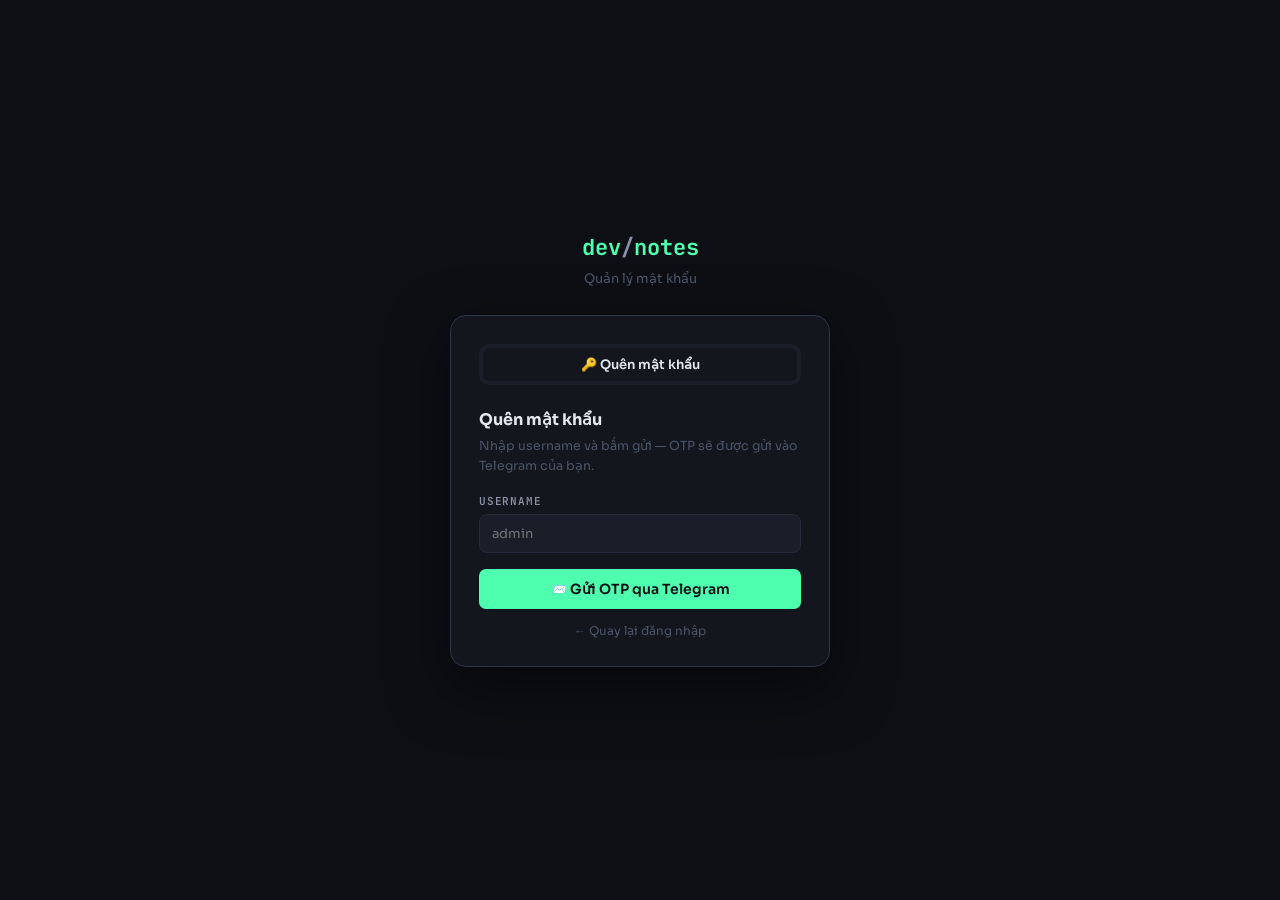
<file: templates/forgot.html>
<!DOCTYPE html>
<html lang="vi">
<head>
  <meta charset="UTF-8">
  <meta name="viewport" content="width=device-width, initial-scale=1.0">
  <title>DevNotes — Quản lý mật khẩu</title>
  <link rel="preconnect" href="https://fonts.googleapis.com">
  <link href="https://fonts.googleapis.com/css2?family=JetBrains+Mono:wght@400;600;700&family=Sora:wght@300;400;600;700&display=swap" rel="stylesheet">
  <link rel="stylesheet" href="/static/css/style.css">
  <style>
    body { display:flex; align-items:center; justify-content:center; min-height:100vh; }

    .auth-wrap { width:100%; max-width:420px; padding:20px; }
    .auth-logo { font-family:var(--mono); font-size:22px; font-weight:700; color:var(--accent); text-align:center; margin-bottom:8px; }
    .auth-logo span { color:var(--text2); }
    .auth-subtitle { text-align:center; color:var(--text3); font-size:13px; margin-bottom:28px; }

    .auth-card {
      background:var(--surface); border:1px solid var(--border2);
      border-radius:16px; padding:28px; box-shadow:0 20px 60px rgba(0,0,0,.5);
    }

    /* Tab switcher */
    .tab-row {
      display:flex; gap:4px; margin-bottom:24px;
      background:var(--surface2); border-radius:10px; padding:4px;
    }
    .tab-btn {
      flex:1; background:none; border:none; border-radius:7px;
      color:var(--text3); cursor:pointer; font-family:var(--sans);
      font-size:13px; padding:8px 4px; transition:all .2s;
    }
    .tab-btn.active { background:var(--surface); color:var(--text); font-weight:600; }

    /* Panels */
    .tab-panel { display:none; }
    .tab-panel.active { display:block; }

    .auth-title { font-size:16px; font-weight:700; margin-bottom:6px; color:var(--text); }
    .auth-desc  { font-size:12.5px; color:var(--text3); margin-bottom:18px; line-height:1.6; }

    .msg-error {
      background:rgba(255,107,107,.1); border:1px solid rgba(255,107,107,.3);
      border-radius:8px; padding:10px 14px; font-size:12.5px; color:var(--accent3);
      margin-bottom:14px; display:none;
    }
    .msg-success {
      background:rgba(79,255,176,.08); border:1px solid rgba(79,255,176,.25);
      border-radius:8px; padding:10px 14px; font-size:12.5px; color:var(--accent);
      margin-bottom:14px; display:none;
    }

    /* OTP steps */
    .step { display:none; }
    .step.active { display:block; }

    .tg-hint {
      display:flex; align-items:center; gap:10px;
      background:var(--surface2); border:1px solid var(--border);
      border-radius:10px; padding:12px 14px; margin-bottom:18px;
      font-size:12.5px; color:var(--text2); line-height:1.5;
    }
    .tg-hint-icon { font-size:20px; flex-shrink:0; }

    .btn-full { width:100%; justify-content:center; padding:11px; font-size:14px; }

    .back-link {
      display:block; text-align:center; margin-top:14px;
      font-size:12px; color:var(--text3); text-decoration:none;
    }
    .back-link:hover { color:var(--accent2); }

    .pw-wrap { position:relative; }
    .pw-wrap .form-input { padding-right:40px; }
    .pw-toggle {
      position:absolute; right:10px; top:50%; transform:translateY(-50%);
      background:none; border:none; color:var(--text3); cursor:pointer;
      font-size:15px; padding:4px;
    }
    .pw-toggle:hover { color:var(--text2); }

    .resend-row { text-align:center; margin-top:10px; font-size:12px; color:var(--text3); }
    .resend-btn {
      background:none; border:none; color:var(--accent2); cursor:pointer;
      font-size:12px; font-family:var(--sans); text-decoration:underline; padding:0;
    }
    .resend-btn:disabled { color:var(--text3); text-decoration:none; cursor:default; }

    .pw-hint {
      font-size:11.5px; color:var(--text3); margin-top:6px; line-height:1.5;
    }
  </style>
</head>
<body>
<div class="auth-wrap">
  <div class="auth-logo">dev<span>/</span>notes</div>
  <div class="auth-subtitle">Quản lý mật khẩu</div>

  <div class="auth-card">

    <!-- Tab switcher -->
    <div class="tab-row">
      <button class="tab-btn active" data-tab="change">🔒 Đổi mật khẩu</button>
      <button class="tab-btn"        data-tab="reset">🔑 Quên mật khẩu</button>
    </div>

    <!-- ══════════════════════════════════
         TAB 1: Đổi mật khẩu (cần đăng nhập + mật khẩu cũ)
    ════════════════════════════════════ -->
    <div class="tab-panel active" id="tab-change">
      <div class="auth-title">Đổi mật khẩu</div>
      <div class="auth-desc">Cần nhập đúng mật khẩu hiện tại để xác nhận.</div>

      <div class="msg-error"   id="chgError"></div>
      <div class="msg-success" id="chgSuccess"></div>

      <div class="form-group">
        <label class="form-label">Mật khẩu hiện tại</label>
        <div class="pw-wrap">
          <input type="password" class="form-input" id="chgOldPw" placeholder="Nhập mật khẩu cũ">
          <button class="pw-toggle" type="button" data-toggle="chgOldPw">👁</button>
        </div>
      </div>

      <div class="form-group">
        <label class="form-label">Mật khẩu mới</label>
        <div class="pw-wrap">
          <input type="password" class="form-input" id="chgNewPw" placeholder="Tối thiểu 8 ký tự">
          <button class="pw-toggle" type="button" data-toggle="chgNewPw">👁</button>
        </div>
        <div class="pw-hint">Yêu cầu: chữ hoa, chữ thường, số và ký tự đặc biệt (!@#$%...)</div>
      </div>

      <div class="form-group">
        <label class="form-label">Xác nhận mật khẩu mới</label>
        <input type="password" class="form-input" id="chgConfirm" placeholder="Nhập lại mật khẩu mới">
      </div>

      <button class="btn btn-accent btn-full" id="btnChange">🔐 Đổi mật khẩu</button>
      <a href="/" class="back-link">← Quay lại trang chính</a>
    </div>

    <!-- ══════════════════════════════════
         TAB 2: Quên mật khẩu (OTP qua Telegram)
    ════════════════════════════════════ -->
    <div class="tab-panel" id="tab-reset">

      <!-- Step 1: Nhập username, gửi OTP -->
      <div class="step active" id="rst-step1">
        <div class="auth-title">Quên mật khẩu</div>
        <div class="auth-desc">Nhập username và bấm gửi — OTP sẽ được gửi vào Telegram của bạn.</div>

        <div class="msg-error" id="rstError1"></div>

        <div class="form-group">
          <label class="form-label">Username</label>
          <input type="text" class="form-input" id="rstUsername"
                 placeholder="admin" autocomplete="username">
        </div>

        <button class="btn btn-accent btn-full" id="btnSendOtp">📨 Gửi OTP qua Telegram</button>
        <a href="/login" class="back-link">← Quay lại đăng nhập</a>
      </div>

      <!-- Step 2: Nhập OTP + mật khẩu mới -->
      <div class="step" id="rst-step2">
        <div class="auth-title">Nhập OTP & mật khẩu mới</div>

        <div class="tg-hint">
          <div class="tg-hint-icon">💬</div>
          <div>OTP đã được gửi vào <strong>Telegram</strong>. Kiểm tra bot và nhập mã bên dưới.</div>
        </div>

        <div class="msg-error"   id="rstError2"></div>
        <div class="msg-success" id="rstSuccess2"></div>

        <div class="form-group">
          <label class="form-label">Mã OTP (6 chữ số)</label>
          <input type="text" class="form-input" id="rstOtp"
                 placeholder="123456" maxlength="6"
                 inputmode="numeric" autocomplete="one-time-code">
        </div>

        <div class="form-group">
          <label class="form-label">Mật khẩu mới</label>
          <div class="pw-wrap">
            <input type="password" class="form-input" id="rstNewPw" placeholder="Tối thiểu 8 ký tự">
            <button class="pw-toggle" type="button" data-toggle="rstNewPw">👁</button>
          </div>
          <div class="pw-hint">Yêu cầu: chữ hoa, chữ thường, số và ký tự đặc biệt (!@#$%...)</div>
        </div>

        <div class="form-group">
          <label class="form-label">Xác nhận mật khẩu</label>
          <input type="password" class="form-input" id="rstConfirm" placeholder="Nhập lại mật khẩu">
        </div>

        <button class="btn btn-accent btn-full" id="btnResetPw">🔐 Đặt lại mật khẩu</button>

        <div class="resend-row">
          Không nhận được OTP?
          <button class="resend-btn" id="btnResend" disabled>
            Gửi lại (<span id="cdCount">60</span>s)
          </button>
        </div>

        <a href="/login" class="back-link">← Quay lại đăng nhập</a>
      </div>

    </div><!-- /tab-reset -->
  </div><!-- /auth-card -->
</div>

<script>
// ── Tab switcher ──────────────────────────────────────────────────
document.querySelectorAll(".tab-btn").forEach(btn => {
  btn.addEventListener("click", () => {
    const target = btn.dataset.tab;
    document.querySelectorAll(".tab-btn").forEach(b => b.classList.remove("active"));
    document.querySelectorAll(".tab-panel").forEach(p => p.classList.remove("active"));
    btn.classList.add("active");
    document.getElementById("tab-" + target).classList.add("active");
  });
});

// ── Ẩn tab "Đổi mật khẩu" nếu chưa đăng nhập ────────────────────
(function() {
  const token = localStorage.getItem("dn_token");
  const hash  = window.location.hash.replace("#", "");

  if (!token) {
    // Chưa login → ẩn tab đổi mật khẩu, chỉ hiện quên mật khẩu
    const changeBtn = document.querySelector('[data-tab="change"]');
    changeBtn.style.display = "none";
    document.querySelectorAll(".tab-btn").forEach(b => b.classList.remove("active"));
    document.querySelectorAll(".tab-panel").forEach(p => p.classList.remove("active"));
    document.querySelector('[data-tab="reset"]').classList.add("active");
    document.getElementById("tab-reset").classList.add("active");
  } else if (hash === "reset") {
    // Đã login nhưng vào từ link #reset → chuyển sang tab quên mật khẩu
    document.querySelectorAll(".tab-btn").forEach(b => b.classList.remove("active"));
    document.querySelectorAll(".tab-panel").forEach(p => p.classList.remove("active"));
    document.querySelector('[data-tab="reset"]').classList.add("active");
    document.getElementById("tab-reset").classList.add("active");
  }
})();

// ── Toggle password visibility ────────────────────────────────────
document.querySelectorAll(".pw-toggle").forEach(btn => {
  btn.addEventListener("click", () => {
    const inp = document.getElementById(btn.dataset.toggle);
    inp.type = inp.type === "password" ? "text" : "password";
  });
});

// ── Helpers ───────────────────────────────────────────────────────
function setMsg(id, msg, type = "error") {
  const el = document.getElementById(id);
  el.textContent = msg;
  el.style.display = msg ? "block" : "none";
}
function clearMsgs(...ids) { ids.forEach(id => setMsg(id, "")); }

function getToken() { return localStorage.getItem("dn_token") || ""; }

async function apiFetch(path, body, method = "POST") {
  const headers = { "Content-Type": "application/json" };
  const token = getToken();
  if (token) headers["Authorization"] = `Bearer ${token}`;
  const res  = await fetch(path, { method, headers, body: JSON.stringify(body) });
  const data = await res.json().catch(() => ({}));
  return { ok: res.ok, status: res.status, data };
}

// ── Validate mật khẩu mạnh ────────────────────────────────────────
function validateStrongPassword(pw) {
  if (pw.length < 8)        return "Mật khẩu tối thiểu 8 ký tự";
  if (!/[A-Z]/.test(pw))    return "Cần có ít nhất 1 chữ hoa (A-Z)";
  if (!/[a-z]/.test(pw))    return "Cần có ít nhất 1 chữ thường (a-z)";
  if (!/\d/.test(pw))       return "Cần có ít nhất 1 chữ số (0-9)";
  if (!/[!@#$%^&*()\-_=+\[\]{};:'",.<>/?\\|`~]/.test(pw))
                             return "Cần có ít nhất 1 ký tự đặc biệt (!@#$%...)";
  return null;
}

// ══════════════════════════════════════════
//  TAB 1: Đổi mật khẩu
// ══════════════════════════════════════════
document.getElementById("btnChange").addEventListener("click", async function () {
  const oldPw   = document.getElementById("chgOldPw").value;
  const newPw   = document.getElementById("chgNewPw").value;
  const confirm = document.getElementById("chgConfirm").value;
  clearMsgs("chgError", "chgSuccess");

  if (!oldPw) { setMsg("chgError", "Nhập mật khẩu hiện tại"); return; }

  // Validate mật khẩu mạnh
  const pwErr = validateStrongPassword(newPw);
  if (pwErr) { setMsg("chgError", pwErr); return; }

  if (newPw !== confirm)  { setMsg("chgError", "Mật khẩu xác nhận không khớp"); return; }
  if (oldPw === newPw)    { setMsg("chgError", "Mật khẩu mới phải khác mật khẩu cũ"); return; }

  if (!getToken()) {
    setMsg("chgError", "Bạn chưa đăng nhập. Chức năng này cần đăng nhập trước.");
    return;
  }

  this.disabled = true; this.textContent = "Đang xử lý…";
  try {
    const { ok, data } = await apiFetch("/api/auth/change-password", {
      old_password: oldPw, new_password: newPw,
    });
    if (!ok) { setMsg("chgError", data.error || "Đổi mật khẩu thất bại"); return; }
    setMsg("chgSuccess", "✅ Mật khẩu đã cập nhật! Đang chuyển trang…");
    document.getElementById("chgOldPw").value   = "";
    document.getElementById("chgNewPw").value   = "";
    document.getElementById("chgConfirm").value = "";
    setTimeout(() => window.location.href = "/", 1800);
  } catch { setMsg("chgError", "Lỗi kết nối server"); }
  finally { this.disabled = false; this.textContent = "🔐 Đổi mật khẩu"; }
});

// ══════════════════════════════════════════
//  TAB 2: Reset password — OTP flow
// ══════════════════════════════════════════
let cdTimer = null;
let rstUser = "";

function showRstStep(n) {
  document.querySelectorAll("#tab-reset .step").forEach(s => s.classList.remove("active"));
  document.getElementById("rst-step" + n).classList.add("active");
}

function startCooldown(seconds = 60) {
  const btn   = document.getElementById("btnResend");
  const count = document.getElementById("cdCount");
  let left = seconds;
  btn.disabled = true;
  count.textContent = left;
  cdTimer = setInterval(() => {
    left--;
    count.textContent = left;
    if (left <= 0) {
      clearInterval(cdTimer);
      btn.disabled = false;
      btn.textContent = "Gửi lại OTP";
    }
  }, 1000);
}

async function sendOtp(username) {
  const { ok, data } = await apiFetch("/api/auth/forgot-password", { username });
  return ok;
}

document.getElementById("btnSendOtp").addEventListener("click", async function () {
  const username = document.getElementById("rstUsername").value.trim();
  clearMsgs("rstError1");

  if (!username) { setMsg("rstError1", "Nhập username"); return; }

  this.disabled = true; this.textContent = "Đang gửi…";
  try {
    await sendOtp(username);
    rstUser = username;
    showRstStep(2);
    startCooldown(60);
    setTimeout(() => document.getElementById("rstOtp").focus(), 80);
  } catch { setMsg("rstError1", "Lỗi kết nối server"); }
  finally { this.disabled = false; this.textContent = "📨 Gửi OTP qua Telegram"; }
});

document.getElementById("btnResend").addEventListener("click", async function () {
  this.disabled = true; this.textContent = "Đang gửi…";
  clearMsgs("rstError2");
  try {
    await sendOtp(rstUser);
    startCooldown(60);
  } catch {
    setMsg("rstError2", "Lỗi kết nối server");
    this.disabled = false; this.textContent = "Gửi lại OTP";
  }
});

document.getElementById("btnResetPw").addEventListener("click", async function () {
  const otp     = document.getElementById("rstOtp").value.trim();
  const newPw   = document.getElementById("rstNewPw").value;
  const confirm = document.getElementById("rstConfirm").value;
  clearMsgs("rstError2", "rstSuccess2");

  if (!otp || otp.length !== 6) { setMsg("rstError2", "OTP phải đúng 6 chữ số"); return; }

  // Validate mật khẩu mạnh
  const pwErr = validateStrongPassword(newPw);
  if (pwErr) { setMsg("rstError2", pwErr); return; }

  if (newPw !== confirm) { setMsg("rstError2", "Mật khẩu xác nhận không khớp"); return; }

  this.disabled = true; this.textContent = "Đang xử lý…";
  try {
    const { ok, data } = await apiFetch("/api/auth/reset-password", {
      username: rstUser, otp, new_password: newPw,
    });
    if (!ok) { setMsg("rstError2", data.error || "Đặt lại thất bại"); return; }
    setMsg("rstSuccess2", "✅ Mật khẩu đã đặt lại! Đang chuyển về đăng nhập…");
    clearInterval(cdTimer);
    setTimeout(() => window.location.href = "/login", 2000);
  } catch { setMsg("rstError2", "Lỗi kết nối server"); }
  finally { this.disabled = false; this.textContent = "🔐 Đặt lại mật khẩu"; }
});

// ── Enter key ─────────────────────────────────────────────────────
document.addEventListener("keydown", e => {
  if (e.key !== "Enter") return;
  const activePanel = document.querySelector(".tab-panel.active");
  if (!activePanel) return;

  if (activePanel.id === "tab-change") {
    document.getElementById("btnChange").click();
  } else {
    const step1 = document.getElementById("rst-step1");
    if (step1.classList.contains("active"))
      document.getElementById("btnSendOtp").click();
    else
      document.getElementById("btnResetPw").click();
  }
});
</script>
</body>
</html>
</file>
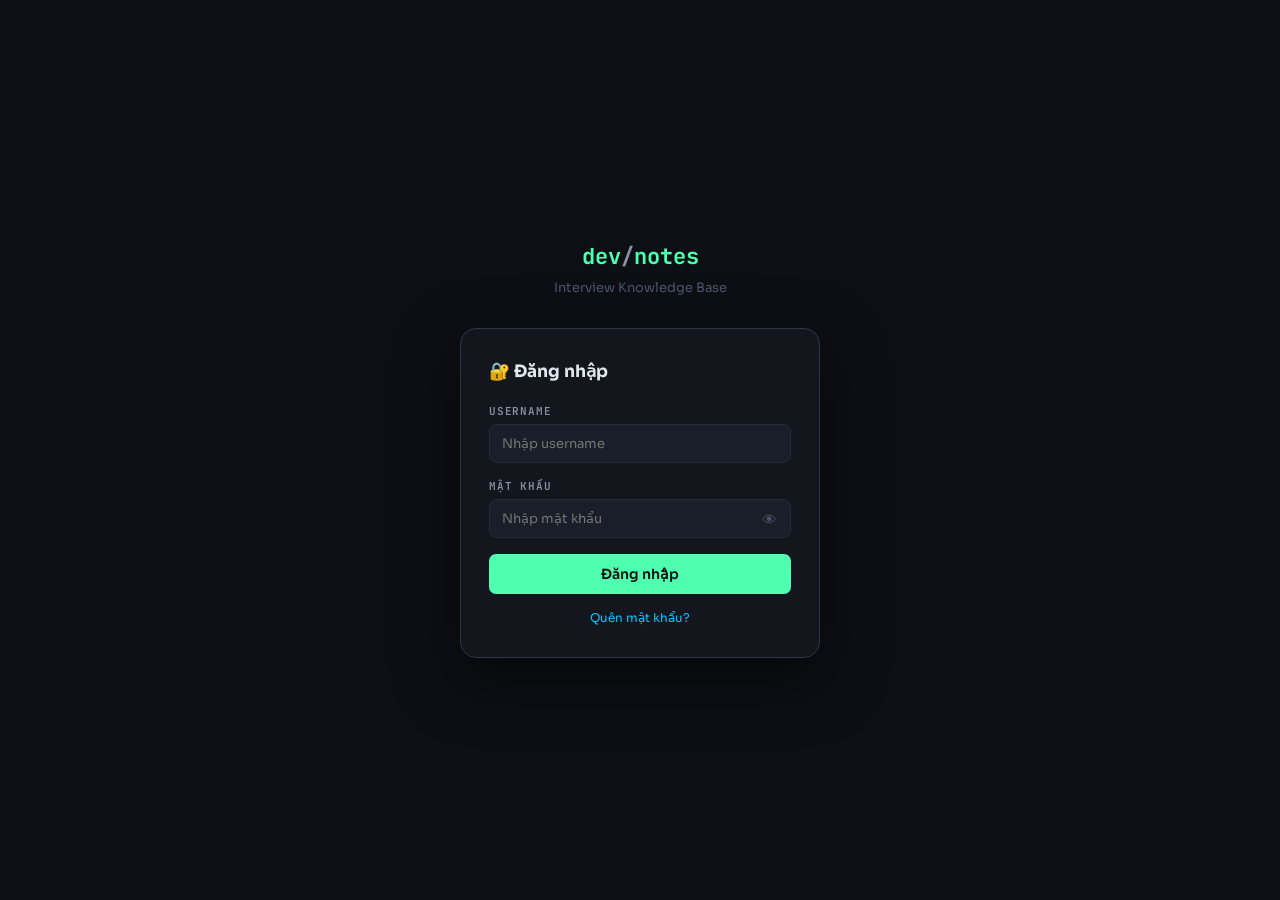
<file: templates/login.html>
<!DOCTYPE html>
<html lang="vi">
<head>
  <meta charset="UTF-8">
  <meta name="viewport" content="width=device-width, initial-scale=1.0">
  <title>DevNotes — Đăng nhập</title>
  <link rel="preconnect" href="https://fonts.googleapis.com">
  <link href="https://fonts.googleapis.com/css2?family=JetBrains+Mono:wght@400;600;700&family=Sora:wght@300;400;600;700&display=swap" rel="stylesheet">
  <link rel="stylesheet" href="/static/css/style.css">
  <style>
    body { display:flex; align-items:center; justify-content:center; min-height:100vh; }

    .auth-wrap { width:100%; max-width:400px; padding:20px; }
    .auth-logo { font-family:var(--mono); font-size:22px; font-weight:700; color:var(--accent); text-align:center; margin-bottom:8px; }
    .auth-logo span { color:var(--text2); }
    .auth-subtitle { text-align:center; color:var(--text3); font-size:13px; margin-bottom:32px; }

    .auth-card {
      background:var(--surface); border:1px solid var(--border2);
      border-radius:16px; padding:32px 28px; box-shadow:0 20px 60px rgba(0,0,0,.5);
    }
    .auth-title { font-size:17px; font-weight:700; margin-bottom:22px; color:var(--text); }

    .auth-footer { text-align:center; margin-top:16px; font-size:12px; color:var(--text3); }
    .auth-footer a { color:var(--accent2); text-decoration:none; }
    .auth-footer a:hover { text-decoration:underline; }

    .auth-error {
      background:rgba(255,107,107,.1); border:1px solid rgba(255,107,107,.3);
      border-radius:8px; padding:10px 14px; font-size:12.5px; color:var(--accent3);
      margin-bottom:16px; display:none;
    }

    .btn-full { width:100%; justify-content:center; padding:11px; font-size:14px; }

    .pw-wrap { position:relative; }
    .pw-wrap .form-input { padding-right:40px; }
    .pw-toggle {
      position:absolute; right:10px; top:50%; transform:translateY(-50%);
      background:none; border:none; color:var(--text3); cursor:pointer;
      font-size:15px; padding:4px;
    }
    .pw-toggle:hover { color:var(--text2); }
  </style>
</head>
<body>
  <div class="auth-wrap">
    <div class="auth-logo">dev<span>/</span>notes</div>
    <div class="auth-subtitle">Interview Knowledge Base</div>

    <div class="auth-card">
      <div class="auth-title">🔐 Đăng nhập</div>
      <div class="auth-error" id="authError"></div>

      <div class="form-group">
        <label class="form-label">Username</label>
        <input type="text" class="form-input" id="username"
               placeholder="Nhập username" autocomplete="username">
      </div>

      <div class="form-group">
        <label class="form-label">Mật khẩu</label>
        <div class="pw-wrap">
          <input type="password" class="form-input" id="password"
                 placeholder="Nhập mật khẩu" autocomplete="current-password">
          <button class="pw-toggle" type="button" id="togglePw">👁</button>
        </div>
      </div>

      <button class="btn btn-accent btn-full" id="btnLogin">Đăng nhập</button>

      <div class="auth-footer">
        <a href="/forgot-password#reset">Quên mật khẩu?</a>
      </div>
    </div>
  </div>

  <script>
    // Nếu đã đăng nhập → redirect luôn
    (async function() {
      const token = localStorage.getItem("dn_token");
      if (!token) return;
      try {
        const res = await fetch("/api/auth/me", {
          headers: { "Authorization": `Bearer ${token}` },
        });
        if (res.ok) window.location.href = "/";
      } catch {}
    })();

    const errEl  = document.getElementById("authError");
    const btnLog = document.getElementById("btnLogin");

    function showError(msg) {
      errEl.textContent = msg;
      errEl.style.display = "block";
    }

    document.getElementById("togglePw").addEventListener("click", () => {
      const pw = document.getElementById("password");
      pw.type = pw.type === "password" ? "text" : "password";
    });

    async function doLogin() {
      const username = document.getElementById("username").value.trim();
      const password = document.getElementById("password").value;
      if (!username || !password) { showError("Vui lòng nhập đầy đủ thông tin"); return; }

      btnLog.disabled = true;
      btnLog.textContent = "Đang đăng nhập…";
      errEl.style.display = "none";

      try {
        const res  = await fetch("/api/auth/login", {
          method:  "POST",
          headers: { "Content-Type": "application/json" },
          body:    JSON.stringify({ username, password }),
        });
        const data = await res.json();
        if (!res.ok) { showError(data.error || "Đăng nhập thất bại"); return; }

        localStorage.setItem("dn_token", data.token);
        localStorage.setItem("dn_user",  data.username);
        window.location.href = "/";
      } catch {
        showError("Lỗi kết nối server");
      } finally {
        btnLog.disabled = false;
        btnLog.textContent = "Đăng nhập";
      }
    }

    btnLog.addEventListener("click", doLogin);
    document.addEventListener("keydown", e => { if (e.key === "Enter") doLogin(); });
  </script>
</body>
</html>
</file>
<file: static/css/style.css>
/* ═══════════════════════════════════════════
   DevNotes — style.css
   ═══════════════════════════════════════════ */

/* ── Variables — Dark mode (mặc định) ──────── */
:root {
  --bg:        #0d0f14;
  --surface:   #13161d;
  --surface2:  #1a1e28;
  --border:    #252a38;
  --border2:   #2e3547;

  --accent:    #4fffb0;
  --accent2:   #00c8ff;
  --accent3:   #ff6b6b;

  --text:      #e2e8f0;
  --text2:     #8892a4;
  --text3:     #4a5568;

  --mono:      'JetBrains Mono', monospace;
  --sans:      'Sora', sans-serif;
  --radius:    10px;
  --shadow:    0 4px 24px rgba(0,0,0,.4);
}

/* ── Variables — Light mode ─────────────────── */
body.light-mode {
  --bg:        #f4f5f7;
  --surface:   #fefefe;
  --surface2:  #edeef2;
  --border:    #dddfe8;
  --border2:   #c8cad6;

  --accent:    #4f46e5;
  --accent2:   #0ea5e9;
  --accent3:   #ef4444;

  --text:      #1c1e2e;
  --text2:     #5c6078;
  --text3:     #9296aa;

  --shadow:    0 1px 3px rgba(0,0,0,.06), 0 4px 16px rgba(0,0,0,.04);
}

/* ── Theme Toggle Button ─────────────────────── */
.theme-toggle {
  display: flex;
  align-items: center;
  background: var(--surface2);
  border: 1px solid var(--border2);
  border-radius: 20px;
  padding: 3px;
  gap: 2px;
  cursor: pointer;
  flex-shrink: 0;
}

.theme-toggle .th-opt {
  padding: 3px 10px;
  border-radius: 16px;
  font-size: 11px;
  font-weight: 600;
  color: var(--text3);
  transition: all .2s;
  user-select: none;
  white-space: nowrap;
  border: none;
  background: none;
  cursor: pointer;
  font-family: var(--sans);
}

.theme-toggle .th-opt.active {
  background: var(--surface);
  color: var(--accent);
  box-shadow: 0 1px 4px rgba(0,0,0,.15);
}

/* Light mode: btn-accent text đổi màu vì bg sáng */
body.light-mode .btn-accent {
  color: #ffffff;
  background: #4f46e5;
}
body.light-mode .btn-accent:hover { background: #4338ca; }

/* Light mode: scrollbar */
body.light-mode ::-webkit-scrollbar-thumb { background: var(--border2); }

/* Light mode: note card — nổi nhẹ lên khỏi nền xám */
body.light-mode .note-card {
  box-shadow: 0 1px 3px rgba(0,0,0,.06);
}
body.light-mode .note-card:hover {
  box-shadow: 0 4px 14px rgba(0,0,0,.1);
  transform: translateY(-2px);
}

/* Light mode: tag — tím nhạt thay vì xám */
body.light-mode .tag {
  background: #ede9fe;
  color: #4f46e5;
  border-color: #d4d0f7;
}

/* ── Topic-colored tags (use --tc custom property) ──
   Selector is .tag.topic-tag so it wins over the later .tag rule */
.tag.topic-tag {
  color: var(--tc);
  background: color-mix(in srgb, var(--tc) 7%, transparent);
  border-color: color-mix(in srgb, var(--tc) 13%, transparent);
}

.detail-topic-badge[style] {
  background: color-mix(in srgb, var(--tc) 10%, transparent);
  color: var(--tc);
  border: 1px solid color-mix(in srgb, var(--tc) 20%, transparent);
}

/* Light mode: darken topic colors for readability on white bg */
body.light-mode .tag.topic-tag {
  color: color-mix(in srgb, var(--tc) 55%, black);
  background: color-mix(in srgb, var(--tc) 12%, white);
  border-color: color-mix(in srgb, var(--tc) 25%, white);
}

body.light-mode .detail-topic-badge[style] {
  color: color-mix(in srgb, var(--tc) 55%, black);
  background: color-mix(in srgb, var(--tc) 12%, white);
  border: 1px solid color-mix(in srgb, var(--tc) 25%, white);
}

/* Light mode: modal — shadow nhẹ, overlay sáng hơn */
body.light-mode .modal-overlay {
  background: rgba(20,20,40,.45);
}
body.light-mode .modal {
  box-shadow: 0 8px 40px rgba(0,0,0,.18), 0 2px 8px rgba(0,0,0,.08);
}

/* Light mode: code block trong markdown */
body.light-mode pre,
body.light-mode code {
  background: #edeef2;
  color: #2d2f45;
  border-color: #d0d2de;
}
body.light-mode pre code {
  color: #2d2f45;
}

/* Light mode: stat card */
body.light-mode .stat-card {
  box-shadow: 0 1px 3px rgba(0,0,0,.05);
}

/* Light mode: search input focus */
body.light-mode #searchInput:focus {
  border-color: #4f46e5;
  box-shadow: 0 0 0 3px rgba(79,70,229,.12);
}

/* ── Reset ─────────────────────────────────── */
*, *::before, *::after { margin: 0; padding: 0; box-sizing: border-box; }

body {
  font-family: var(--sans);
  background:  var(--bg);
  color:       var(--text);
  min-height:  100vh;
  display:     flex;
  flex-direction: column;
}

/* ── Scrollbars ─────────────────────────────── */
::-webkit-scrollbar              { width: 5px; }
::-webkit-scrollbar-track        { background: transparent; }
::-webkit-scrollbar-thumb        { background: var(--border2); border-radius: 3px; }

/* ════════════════════════════════════════════
   HEADER
════════════════════════════════════════════ */
header {
  background: var(--surface);
  border-bottom: 1px solid var(--border);
  padding: 0 28px;
  height: 60px;
  display: flex;
  align-items: center;
  justify-content: space-between;
  position: sticky;
  top: 0;
  z-index: 100;
}

.logo {
  font-family: var(--mono);
  font-size: 16px;
  font-weight: 700;
  color: var(--accent);
  letter-spacing: -.5px;
}
.logo span { color: var(--text2); }

.header-actions { display: flex; gap: 10px; align-items: center; }

/* ════════════════════════════════════════════
   BUTTONS
════════════════════════════════════════════ */
.btn {
  font-family: var(--sans);
  font-size: 13px;
  font-weight: 600;
  padding: 7px 14px;
  border-radius: 7px;
  border: none;
  cursor: pointer;
  transition: all .18s;
  display: inline-flex;
  align-items: center;
  gap: 6px;
}

.btn-ghost {
  background: transparent;
  color: var(--text2);
  border: 1px solid var(--border2);
}
.btn-ghost:hover { background: var(--surface2); color: var(--text); }

.btn-accent {
  background: var(--accent);
  color: #0d0f14;
}
.btn-accent:hover { background: #3de89a; transform: translateY(-1px); }

.btn-danger {
  background: transparent;
  color: var(--accent3);
  border: 1px solid rgba(255,107,107,.3);
}
.btn-danger:hover { background: rgba(255,107,107,.1); }

.btn-sm   { padding: 5px 10px; font-size: 12px; border-radius: 6px; }
.btn-icon { padding: 6px; }

/* ════════════════════════════════════════════
   LAYOUT
════════════════════════════════════════════ */
.app {
  display: grid;
  grid-template-columns: 260px 1fr;
  flex: 1;
  overflow: hidden;
  height: calc(100vh - 60px);
}

/* ════════════════════════════════════════════
   SIDEBAR
════════════════════════════════════════════ */
aside {
  background: var(--surface);
  border-right: 1px solid var(--border);
  display: flex;
  flex-direction: column;
  overflow-y: auto;
}

.sidebar-section {
  padding: 14px 16px;
  border-bottom: 1px solid var(--border);
  flex-shrink: 0;
}

.sidebar-label {
  font-family: var(--mono);
  font-size: 10px;
  font-weight: 600;
  color: var(--text3);
  text-transform: uppercase;
  letter-spacing: 1.5px;
  margin-bottom: 10px;
}

/* Search */
.search-wrap { position: relative; }

.search-icon {
  position: absolute;
  left: 10px; top: 50%;
  transform: translateY(-50%);
  font-size: 13px;
  pointer-events: none;
}

#searchInput {
  width: 100%;
  background: var(--surface2);
  border: 1px solid var(--border);
  border-radius: 8px;
  color: var(--text);
  font-family: var(--sans);
  font-size: 13px;
  padding: 8px 10px 8px 32px;
  outline: none;
  transition: border-color .2s;
}
#searchInput:focus { border-color: var(--accent); }
#searchInput::placeholder { color: var(--text3); }

/* Stats */
.stats-grid { display: grid; grid-template-columns: 1fr 1fr; gap: 8px; }

.stat-card {
  background: var(--surface2);
  border: 1px solid var(--border);
  border-radius: 8px;
  padding: 10px;
  text-align: center;
}
.stat-num {
  font-family: var(--mono);
  font-size: 22px;
  font-weight: 700;
  color: var(--accent);
}
.stat-label { font-size: 10px; color: var(--text3); margin-top: 2px; }

/* Topic list */
.topic-list { display: flex; flex-direction: column; gap: 2px; margin-bottom: 8px; }

.topic-item {
  display: flex;
  align-items: center;
  justify-content: space-between;
  padding: 7px 10px;
  border-radius: 7px;
  cursor: pointer;
  transition: background .15s;
  font-size: 13px;
  color: var(--text2);
  gap: 8px;
}
.topic-item:hover { background: var(--surface2); color: var(--text); }
.topic-item.active { background: rgba(79,255,176,.1); color: var(--accent); }
.topic-item.active .topic-count { background: rgba(79,255,176,.2); color: var(--accent); }

.topic-left  { display: flex; align-items: center; gap: 8px; min-width: 0; }
.topic-dot   { width: 8px; height: 8px; border-radius: 50%; flex-shrink: 0; }
.topic-name  { white-space: nowrap; overflow: hidden; text-overflow: ellipsis; font-weight: 500; }

.topic-count {
  font-family: var(--mono);
  font-size: 10px;
  background: var(--surface2);
  color: var(--text3);
  padding: 2px 6px;
  border-radius: 10px;
  flex-shrink: 0;
}

.topic-delete {
  opacity: 0;
  background: none;
  border: none;
  color: var(--accent3);
  cursor: pointer;
  font-size: 12px;
  padding: 2px 5px;
  border-radius: 4px;
  transition: opacity .15s;
  flex-shrink: 0;
}
.topic-item:hover .topic-delete { opacity: 1; }

/* New topic form */
.new-topic-form { display: flex; gap: 6px; }

.new-topic-form input {
  flex: 1;
  background: var(--surface2);
  border: 1px solid var(--border);
  border-radius: 7px;
  color: var(--text);
  font-family: var(--sans);
  font-size: 12px;
  padding: 6px 10px;
  outline: none;
  transition: border-color .2s;
}
.new-topic-form input:focus { border-color: var(--accent); }

/* Sidebar bottom */
.sidebar-bottom {
  margin-top: auto;
  padding: 14px 16px;
  border-top: 1px solid var(--border);
}

.shortcut-list { display: flex; flex-direction: column; gap: 5px; margin-top: 6px; }

.shortcut-row {
  display: flex;
  justify-content: space-between;
  align-items: center;
  font-size: 11px;
  color: var(--text3);
}

kbd {
  font-family: var(--mono);
  background: var(--surface2);
  border: 1px solid var(--border);
  border-radius: 4px;
  padding: 1px 6px;
  font-size: 10px;
  color: var(--text2);
}

/* ════════════════════════════════════════════
   MAIN
════════════════════════════════════════════ */
main { display: flex; flex-direction: column; overflow: hidden; }

.main-toolbar {
  padding: 14px 24px;
  border-bottom: 1px solid var(--border);
  display: flex;
  align-items: center;
  justify-content: space-between;
  gap: 12px;
  flex-shrink: 0;
}

.toolbar-right { display: flex; align-items: center; gap: 8px; }

.view-title    { font-size: 15px; font-weight: 600; }
.view-subtitle { font-size: 12px; color: var(--text3); font-family: var(--mono); }

.result-badge {
  font-family: var(--mono);
  font-size: 11px;
  background: var(--surface2);
  color: var(--text2);
  padding: 3px 10px;
  border-radius: 20px;
  border: 1px solid var(--border);
}

/* Notes area */
.notes-area {
  flex: 1;
  overflow-y: auto;
  padding: 20px 24px;
}

.notes-grid {
  display: grid;
  grid-template-columns: repeat(auto-fill, minmax(340px, 1fr));
  gap: 16px;
}

/* ════════════════════════════════════════════
   NOTE CARD
════════════════════════════════════════════ */
.note-card {
  background: var(--surface);
  border: 1px solid var(--border);
  border-radius: var(--radius);
  padding: 18px;
  cursor: pointer;
  transition: border-color .2s, transform .2s, box-shadow .2s;
  position: relative;
  overflow: hidden;
}
.note-card::before {
  content: '';
  position: absolute;
  top: 0; left: 0; right: 0;
  height: 2px;
  background: var(--card-accent, var(--accent));
}
.note-card:hover {
  border-color: var(--border2);
  transform: translateY(-2px);
  box-shadow: var(--shadow);
}

.note-card-header {
  display: flex;
  align-items: flex-start;
  justify-content: space-between;
  gap: 10px;
  margin-bottom: 10px;
}

.note-q {
  font-size: 14px;
  font-weight: 600;
  color: var(--text);
  line-height: 1.5;
  flex: 1;
}

.note-preview {
  font-size: 12.5px;
  color: var(--text2);
  line-height: 1.65;
  display: -webkit-box;
  -webkit-line-clamp: 3;
  -webkit-box-orient: vertical;
  overflow: hidden;
  margin-bottom: 12px;
}

.note-footer { display: flex; align-items: center; justify-content: space-between; }

.note-tags  { display: flex; gap: 5px; flex-wrap: wrap; }

.tag {
  font-family: var(--mono);
  font-size: 10px;
  background: var(--surface2);
  color: var(--text2);
  padding: 2px 8px;
  border-radius: 4px;
  border: 1px solid var(--border);
}

.note-meta { font-family: var(--mono); font-size: 10px; color: var(--text3); }

.note-actions {
  display: flex;
  gap: 4px;
  opacity: 0;
  transition: opacity .2s;
  position: absolute;
  top: 12px; right: 12px;
}
.note-card:hover .note-actions { opacity: 1; }

/* ════════════════════════════════════════════
   EMPTY STATE / LOADING
════════════════════════════════════════════ */
.empty-state, .loading {
  grid-column: 1 / -1;
  text-align: center;
  padding: 80px 20px;
  color: var(--text3);
  font-size: 14px;
}
.empty-icon  { font-size: 48px; margin-bottom: 16px; }
.empty-title { font-size: 18px; font-weight: 600; color: var(--text2); margin-bottom: 8px; }
.empty-desc  { font-size: 13px; color: var(--text3); }

/* ════════════════════════════════════════════
   MODAL
════════════════════════════════════════════ */
.modal-overlay {
  display: none;
  position: fixed;
  inset: 0;
  background: rgba(0,0,0,.72);
  backdrop-filter: blur(4px);
  z-index: 200;
  align-items: center;
  justify-content: center;
  padding: 20px;
}
.modal-overlay.show { display: flex; }

.modal {
  background: var(--surface);
  border: 1px solid var(--border2);
  border-radius: 14px;
  width: 100%;
  max-width: 720px;
  max-height: 90vh;
  display: flex;
  flex-direction: column;
  box-shadow: 0 20px 60px rgba(0,0,0,.6);
  animation: modalIn .2s ease;
}
.modal-wide { max-width: 860px; }

@keyframes modalIn {
  from { opacity: 0; transform: translateY(18px) scale(.97); }
  to   { opacity: 1; transform: none; }
}

.modal-header {
  padding: 24px 28px 20px;
  border-bottom: 1px solid var(--border);
  display: flex;
  align-items: flex-start;
  justify-content: space-between;
  gap: 20px;
}
.modal-title { font-size: 15px; font-weight: 700; }

.modal-body {
  padding: 20px 24px;
  overflow-y: auto;
  flex: 1;
}

.modal-footer {
  padding: 16px 24px;
  border-top: 1px solid var(--border);
  display: flex;
  justify-content: flex-end;
  gap: 10px;
  flex-shrink: 0;
}

.close-btn {
  background: none;
  border: none;
  color: var(--text2);
  cursor: pointer;
  font-size: 20px;
  padding: 4px 8px;
  border-radius: 6px;
  line-height: 1;
  transition: color .2s, background .2s;
}
.close-btn:hover { color: var(--text); background: var(--surface2); }

/* ── Form elements ──────────────────────────── */
.form-group  { margin-bottom: 16px; }

.form-label {
  display: block;
  font-size: 11px;
  font-weight: 600;
  color: var(--text2);
  margin-bottom: 6px;
  font-family: var(--mono);
  text-transform: uppercase;
  letter-spacing: .8px;
}

.form-input,
.form-textarea,
.form-select {
  width: 100%;
  background: var(--surface2);
  border: 1px solid var(--border);
  border-radius: 8px;
  color: var(--text);
  font-family: var(--sans);
  font-size: 13px;
  padding: 10px 12px;
  outline: none;
  transition: border-color .2s;
}
.form-input:focus,
.form-textarea:focus,
.form-select:focus { border-color: var(--accent); }

.form-textarea {
  resize: vertical;
  min-height: 200px;
  line-height: 1.75;
}
.form-textarea-mono { font-family: var(--mono); font-size: 12px; }

.form-select { cursor: pointer; }
.form-select option { background: var(--surface2); }

.form-row { display: grid; grid-template-columns: 1fr 1fr; gap: 14px; }

/* ── Detail view ────────────────────────────── */
.modal-header {
  padding: 24px 28px 20px;
  border-bottom: 1px solid var(--border);
  display: flex;
  align-items: flex-start;
  justify-content: space-between;
  gap: 20px;
}

.detail-header-left {
  flex: 1;
  min-width: 0;
}

.detail-question {
  font-size: 1.65rem;
  font-weight: 700;
  line-height: 1.35;
  color: var(--text);
  margin-bottom: 12px;
}

.detail-meta {
  display: flex;
  align-items: center;
  gap: 10px;
  flex-wrap: wrap;
  font-size: 13px;
  color: var(--text2);
}

.detail-topic-badge {
  font-family: var(--mono);
  font-size: 12px;
  font-weight: 600;
  padding: 4px 11px;
  border-radius: 6px;
}

.tag {
  font-family: var(--mono);
  font-size: 12.5px;
  background: var(--surface2);
  color: var(--text2);
  padding: 4px 11px;
  border-radius: 6px;
  border: 1px solid var(--border);
}

.detail-answer {
  font-size: 15.2px;
  line-height: 1.88;
  color: var(--text2);
}

/* Cải thiện khoảng cách modal body */
.modal-body {
  padding: 32px 36px;
}

/* ── Import area ────────────────────────────── */
.import-area {
  border: 2px dashed var(--border2);
  border-radius: 10px;
  padding: 28px;
  text-align: center;
  cursor: pointer;
  transition: border-color .2s, background .2s;
  margin-bottom: 16px;
  position: relative;
}
.import-area:hover,
.import-area.drag-over { border-color: var(--accent); background: rgba(79,255,176,.03); }

.import-area input[type="file"] {
  position: absolute;
  inset: 0;
  opacity: 0;
  cursor: pointer;
  width: 100%;
  height: 100%;
}

.import-area-icon { font-size: 30px; margin-bottom: 8px; }
.import-area-text { font-size: 13px; color: var(--text2); }
.import-area-sub  { font-size: 11px; color: var(--text3); margin-top: 4px; }

.import-hint {
  background: var(--surface2);
  border: 1px solid var(--border);
  border-radius: 8px;
  padding: 10px 14px;
  font-size: 11px;
  color: var(--text2);
  line-height: 1.6;
}
.import-hint code { color: var(--accent2); font-family: var(--mono); }

/* ── Highlight ──────────────────────────────── */
mark {
  background: rgba(79,255,176,.2);
  color: var(--accent);
  border-radius: 2px;
  padding: 0 1px;
}

body.light-mode mark {
  background: rgba(79, 70, 229, .15);
  color: #4338ca;
}

/* ════════════════════════════════════════════
   TOAST
════════════════════════════════════════════ */
#toastContainer {
  position: fixed;
  bottom: 24px; right: 24px;
  display: flex;
  flex-direction: column;
  gap: 8px;
  z-index: 999;
}

.toast {
  background: var(--surface2);
  border: 1px solid var(--border2);
  border-radius: 10px;
  padding: 11px 16px;
  font-size: 13px;
  color: var(--text);
  box-shadow: var(--shadow);
  animation: slideUp .25s ease;
}

@keyframes slideUp {
  from { opacity: 0; transform: translateY(14px); }
  to   { opacity: 1; transform: none; }
}

/* ════════════════════════════════════════════
   RESPONSIVE
════════════════════════════════════════════ */
@media (max-width: 768px) {
  .app { grid-template-columns: 1fr; }
  aside { display: none; }
  .notes-grid { grid-template-columns: 1fr; }
  .form-row { grid-template-columns: 1fr; }
}

/* ════════════════════════════════════════════
   MARKDOWN TOOLBAR
════════════════════════════════════════════ */
.md-toolbar {
  display: flex;
  align-items: center;
  gap: 3px;
  background: var(--surface2);
  border: 1px solid var(--border);
  border-bottom: none;
  border-radius: 8px 8px 0 0;
  padding: 6px 8px;
  flex-wrap: wrap;
}

.md-btn {
  font-family: var(--mono);
  font-size: 11px;
  font-weight: 600;
  background: transparent;
  color: var(--text2);
  border: 1px solid transparent;
  border-radius: 5px;
  padding: 3px 8px;
  cursor: pointer;
  transition: all .15s;
  line-height: 1.4;
}
.md-btn:hover {
  background: var(--border);
  color: var(--text);
  border-color: var(--border2);
}
.md-btn b { font-style: normal; font-weight: 700; }
.md-btn i { font-style: italic; }

.md-btn--preview {
  margin-left: auto;
  color: var(--accent2);
  border-color: rgba(0,200,255,.25);
}
.md-btn--preview:hover {
  background: rgba(0,200,255,.08);
  color: var(--accent2);
  border-color: var(--accent2);
}
.md-btn--preview.active {
  background: rgba(0,200,255,.12);
  color: var(--accent2);
  border-color: var(--accent2);
}

.md-sep {
  width: 1px;
  height: 18px;
  background: var(--border2);
  margin: 0 3px;
}

/* Textarea connected to toolbar */
.md-toolbar + .form-textarea {
  border-radius: 0 0 8px 8px;
  border-top: none;
}

/* ── Markdown Preview pane ── */
.md-preview {
  background: var(--surface2);
  border: 1px solid var(--accent2);
  border-radius: 0 0 8px 8px;
  padding: 16px 18px;
  min-height: 200px;
  font-size: 13px;
  line-height: 1.85;
  color: var(--text);
  overflow-y: auto;
}

/* ── Markdown rendered output (detail + preview) ── */
.md-rendered h1, .md-rendered h2, .md-rendered h3,
.md-rendered h4, .md-rendered h5 {
  font-family: var(--sans);
  font-weight: 700;
  color: var(--text);
  margin: 18px 0 8px;
  line-height: 1.35;
}
.md-rendered h1 { font-size: 20px; border-bottom: 1px solid var(--border); padding-bottom: 6px; }
.md-rendered h2 { font-size: 16px; color: var(--accent); }
.md-rendered h3 { font-size: 14px; color: var(--accent2); }

.md-rendered p  { margin: 0 0 10px; }
.md-rendered ul,
.md-rendered ol {
  padding-left: 20px;
  margin: 6px 0 12px;
}
.md-rendered li { margin: 4px 0; }

.md-rendered strong { color: var(--text); font-weight: 700; }
.md-rendered em     { color: var(--text2); font-style: italic; }

.md-rendered code {
  font-family: var(--mono);
  font-size: 11.5px;
  background: rgba(79,255,176,.08);
  color: var(--accent);
  border: 1px solid rgba(79,255,176,.2);
  border-radius: 4px;
  padding: 1px 6px;
}

.md-rendered pre {
  background: var(--surface2);
  border: 1px solid var(--border2);
  border-radius: 8px;
  padding: 14px 16px;
  overflow-x: auto;
  margin: 10px 0;
}
.md-rendered pre code {
  background: none;
  border: none;
  padding: 0;
  color: var(--text2);
  font-size: 12px;
  line-height: 1.75;
}

.md-rendered blockquote {
  border-left: 3px solid var(--accent2);
  margin: 10px 0;
  padding: 6px 14px;
  background: rgba(0,200,255,.04);
  border-radius: 0 6px 6px 0;
  color: var(--text2);
  font-style: italic;
}

.md-rendered hr {
  border: none;
  border-top: 1px solid var(--border);
  margin: 16px 0;
}

.md-rendered a { color: var(--accent2); text-decoration: underline; }

.md-rendered img {
  max-width: 100%;
  height: auto;
  border-radius: 8px;
  display: block;
  margin: 10px auto;
  border: 1px solid var(--border2);
}

.md-rendered table {
  border-collapse: collapse;
  width: 100%;
  margin: 10px 0;
  font-size: 12.5px;
}
.md-rendered th,
.md-rendered td {
  border: 1px solid var(--border2);
  padding: 7px 12px;
  text-align: left;
}
.md-rendered th {
  background: var(--surface);
  color: var(--accent);
  font-family: var(--mono);
  font-size: 11px;
  text-transform: uppercase;
}
.md-rendered tr:nth-child(even) td { background: rgba(255,255,255,.02); }

/* ── Header user badge ── */
.header-user {
  font-family: var(--mono);
  font-size: 12px;
  color: var(--text2);
  padding: 5px 10px;
  background: var(--surface2);
  border: 1px solid var(--border);
  border-radius: 6px;
}
/* ════════════════════════════════════════════
   USER MENU DROPDOWN
════════════════════════════════════════════ */
.user-menu-wrap {
  position: relative;
}
 
.user-dropdown {
  display: none;
  position: absolute;
  top: calc(100% + 8px);
  right: 0;
  min-width: 180px;
  background: var(--surface);
  border: 1px solid var(--border2);
  border-radius: 10px;
  box-shadow: 0 8px 32px rgba(0,0,0,.5);
  padding: 6px;
  z-index: 300;
  animation: dropdownIn .15s ease;
}
.user-dropdown.show { display: block; }
 
@keyframes dropdownIn {
  from { opacity: 0; transform: translateY(-6px); }
  to   { opacity: 1; transform: none; }
}
 
.dropdown-item {
  display: flex;
  align-items: center;
  gap: 8px;
  width: 100%;
  padding: 8px 12px;
  font-family: var(--sans);
  font-size: 13px;
  font-weight: 500;
  color: var(--text2);
  background: none;
  border: none;
  border-radius: 7px;
  cursor: pointer;
  text-decoration: none;
  transition: background .15s, color .15s;
  text-align: left;
}
.dropdown-item:hover {
  background: var(--surface2);
  color: var(--text);
}
 
.dropdown-item--danger       { color: var(--accent3); }
.dropdown-item--danger:hover { background: rgba(255,107,107,.1); color: var(--accent3); }
 
.dropdown-divider {
  height: 1px;
  background: var(--border);
  margin: 4px 0;
}
/* ════════════════════════════════════════════
   EXPORT PDF MODAL
════════════════════════════════════════════ */
.export-scope-row {
  display: flex;
  gap: 20px;
  padding: 10px 0;
}
 
.export-scope-opt {
  display: flex;
  align-items: center;
  gap: 7px;
  font-size: 13px;
  color: var(--text2);
  cursor: pointer;
  font-weight: 500;
  transition: color .15s;
}
.export-scope-opt:hover { color: var(--text); }
.export-scope-opt input[type="radio"] {
  accent-color: var(--accent);
  width: 15px; height: 15px;
  cursor: pointer;
}
 
.export-preview-info {
  margin-top: 12px;
  background: var(--surface2);
  border: 1px solid var(--border);
  border-radius: 8px;
  padding: 10px 14px;
  font-size: 13px;
  color: var(--text2);
  font-family: var(--mono);
  text-align: center;
}
.export-preview-info span {
  color: var(--accent);
  font-size: 18px;
  font-weight: 700;
}

/* ── Modal Header Actions ───────────────────── */
.modal-header-actions {
  display: flex;
  align-items: center;
  gap: 6px;
}

.btn-icon {
  width: 36px;
  height: 36px;
  display: flex;
  align-items: center;
  justify-content: center;
  background: none;
  border: none;
  font-size: 22px;
  color: var(--text2);
  border-radius: 6px;
  cursor: pointer;
  transition: all .2s;
}

.btn-icon:hover {
  background: var(--surface2);
  color: var(--text);
}

/* ── Fullscreen Detail ──────────────────────── */
#fsDetail {
  background: var(--bg);
}

#fsDetail .fs-header {
  padding: 16px 32px;
  background: var(--surface);
  border-bottom: 1px solid var(--border);
  display: flex;
  align-items: center;
  justify-content: space-between;
}

#fsDetail .fs-title {
  font-size: 1.6rem;
  font-weight: 700;
  line-height: 1.35;
  color: var(--text);
  flex: 1;
}

.fs-close-btn {
  background: var(--surface2);
  color: var(--text2);
  border: 1px solid var(--border2);
  padding: 8px 16px;
  border-radius: 8px;
  font-size: 13px;
  font-weight: 500;
  cursor: pointer;
  transition: all 0.2s;
}

.fs-close-btn:hover {
  background: rgba(79,255,176,0.15);
  color: var(--accent);
  border-color: var(--accent);
}

#fsDetail .fs-detail-meta {
  padding: 14px 40px;
  background: var(--surface);
  border-bottom: 1px solid var(--border);
  display: flex;
  align-items: center;
  gap: 16px;
  flex-wrap: wrap;
  font-size: 13.5px;
  color: var(--text2);
  flex-shrink: 0;
}

#fsDetail .fs-detail-body {
  padding: 50px 60px 80px;
  overflow-y: auto;
  flex: 1;
  background: var(--bg);
}

#fsDetail .fs-detail-body .md-rendered {
  max-width: 820px;
  margin: 0 auto;
  font-size: 16px;
  line-height: 1.95;
  color: var(--text);
}

/* Heading trong fullscreen — dark mode */
#fsDetail .md-rendered h1 {
  font-size: 28px;
  margin: 0 0 32px 0;
  color: var(--text);
  border-bottom: 2px solid var(--border);
  padding-bottom: 16px;
}

#fsDetail .md-rendered h2 {
  font-size: 22px;
  margin: 48px 0 16px;
  color: var(--accent2);
}

#fsDetail .md-rendered h3 {
  font-size: 18px;
  margin: 36px 0 12px;
  color: var(--accent);
}

#fsDetail .md-rendered p {
  margin-bottom: 18px;
}

#fsDetail .md-rendered pre {
  border-radius: 12px;
  padding: 18px 22px;
  font-size: 14.5px;
}

#fsDetail .md-rendered img {
  border-radius: 12px;
  margin: 28px auto;
  box-shadow: 0 10px 30px rgba(0,0,0,.5);
}

/* Light mode fullscreen overrides */
body.light-mode #fsDetail .fs-detail-body {
  background: var(--bg);
}

body.light-mode #fsDetail .md-rendered {
  color: var(--text);
}

body.light-mode #fsDetail .md-rendered h1 {
  color: var(--text);
  border-bottom-color: var(--border);
}

body.light-mode #fsDetail .md-rendered h2 {
  color: #4338ca;
}

body.light-mode #fsDetail .md-rendered h3 {
  color: #6d28d9;
}

body.light-mode #fsDetail .md-rendered pre,
body.light-mode #fsDetail .md-rendered code {
  background: #edeef2;
  color: #2d2f45;
}

body.light-mode #fsDetail .md-rendered img {
  box-shadow: 0 4px 20px rgba(0,0,0,.12);
}

body.light-mode .fs-close-btn:hover {
  background: rgba(79,70,229,.1);
  color: #4f46e5;
  border-color: #4f46e5;
}
</file>
